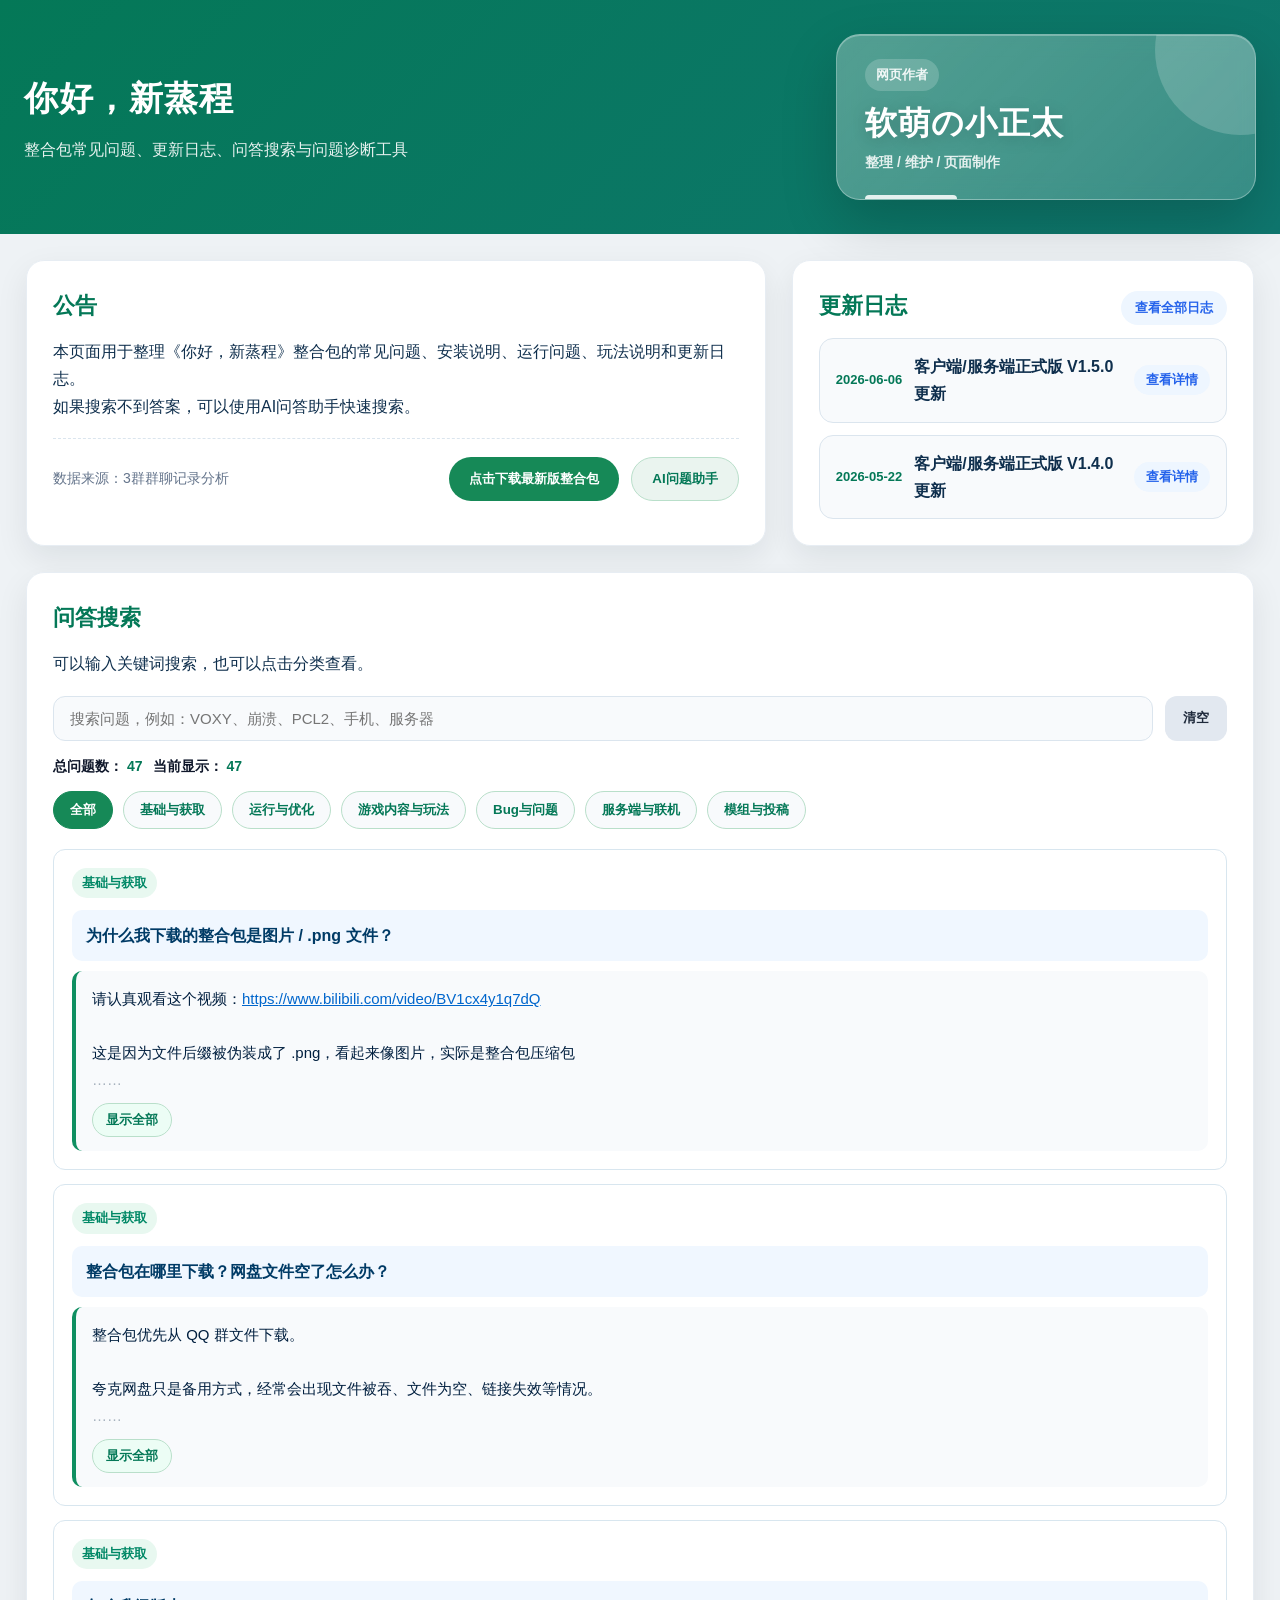
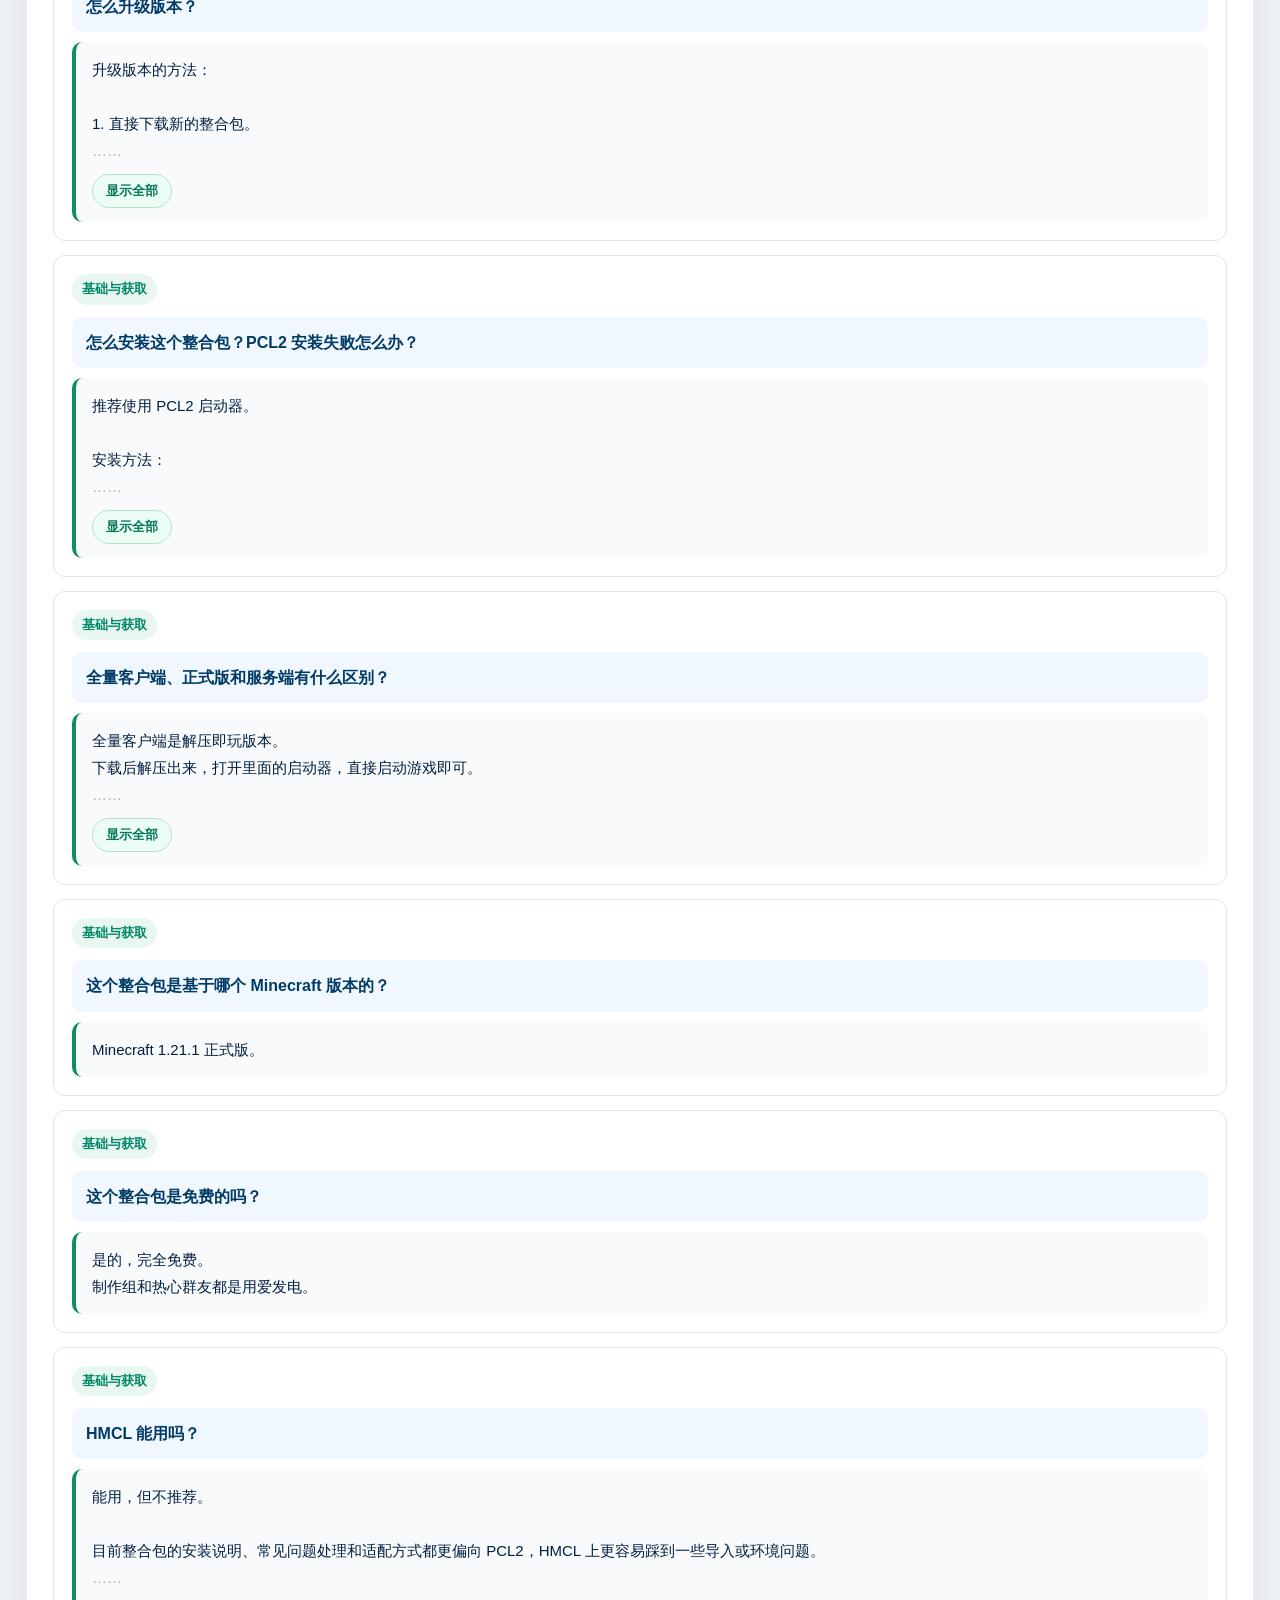
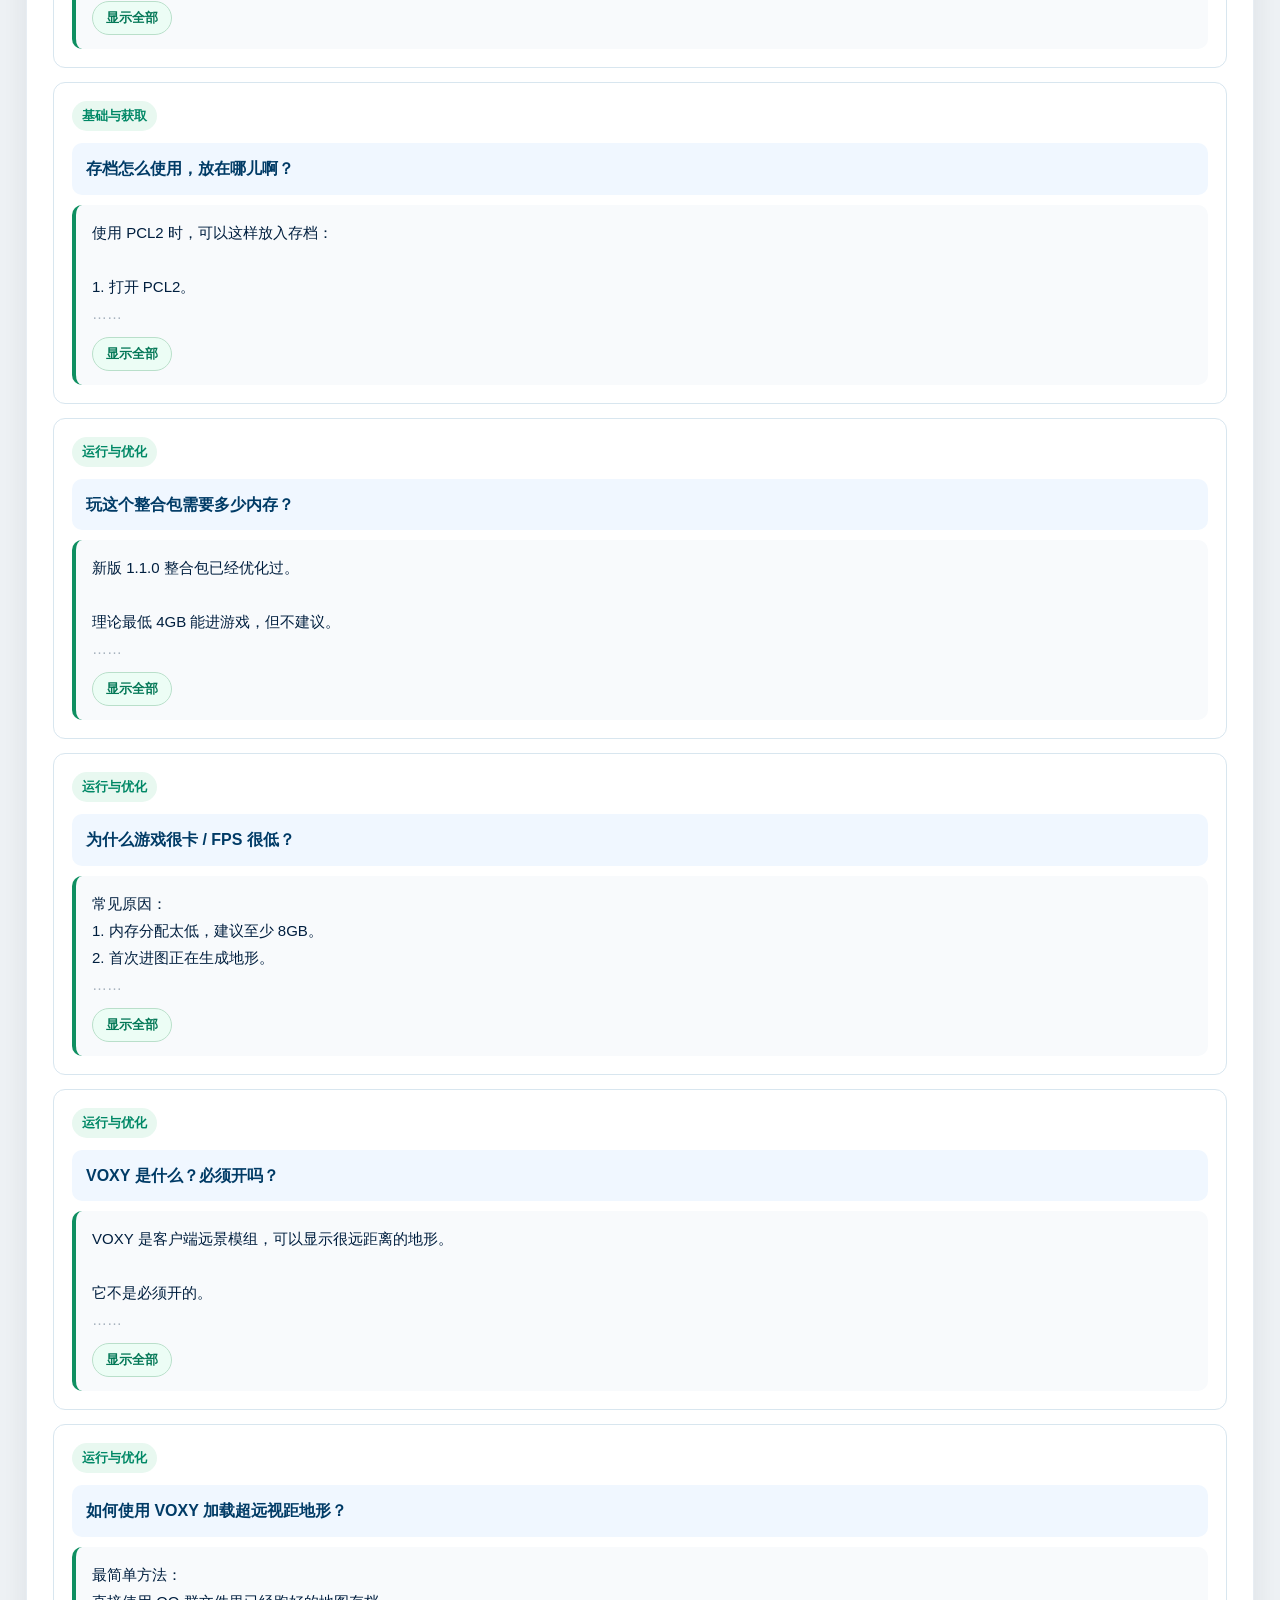
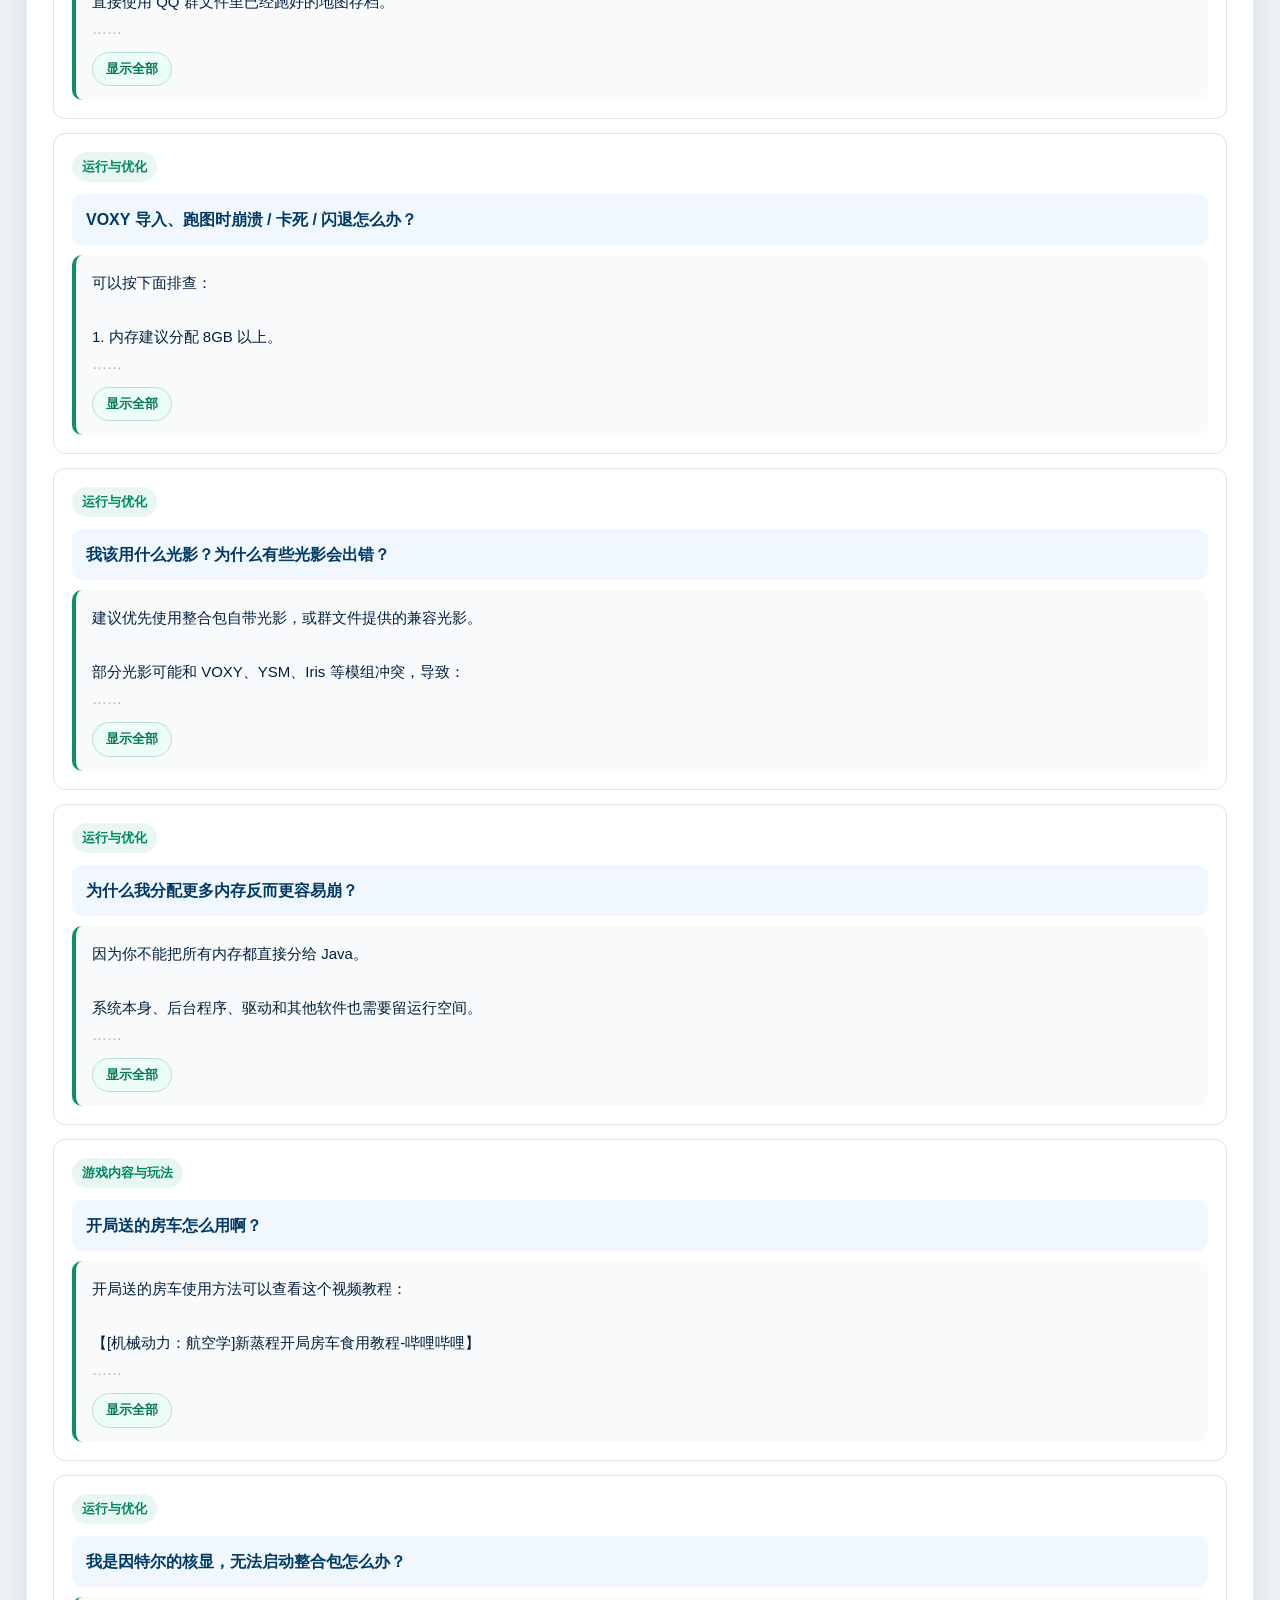
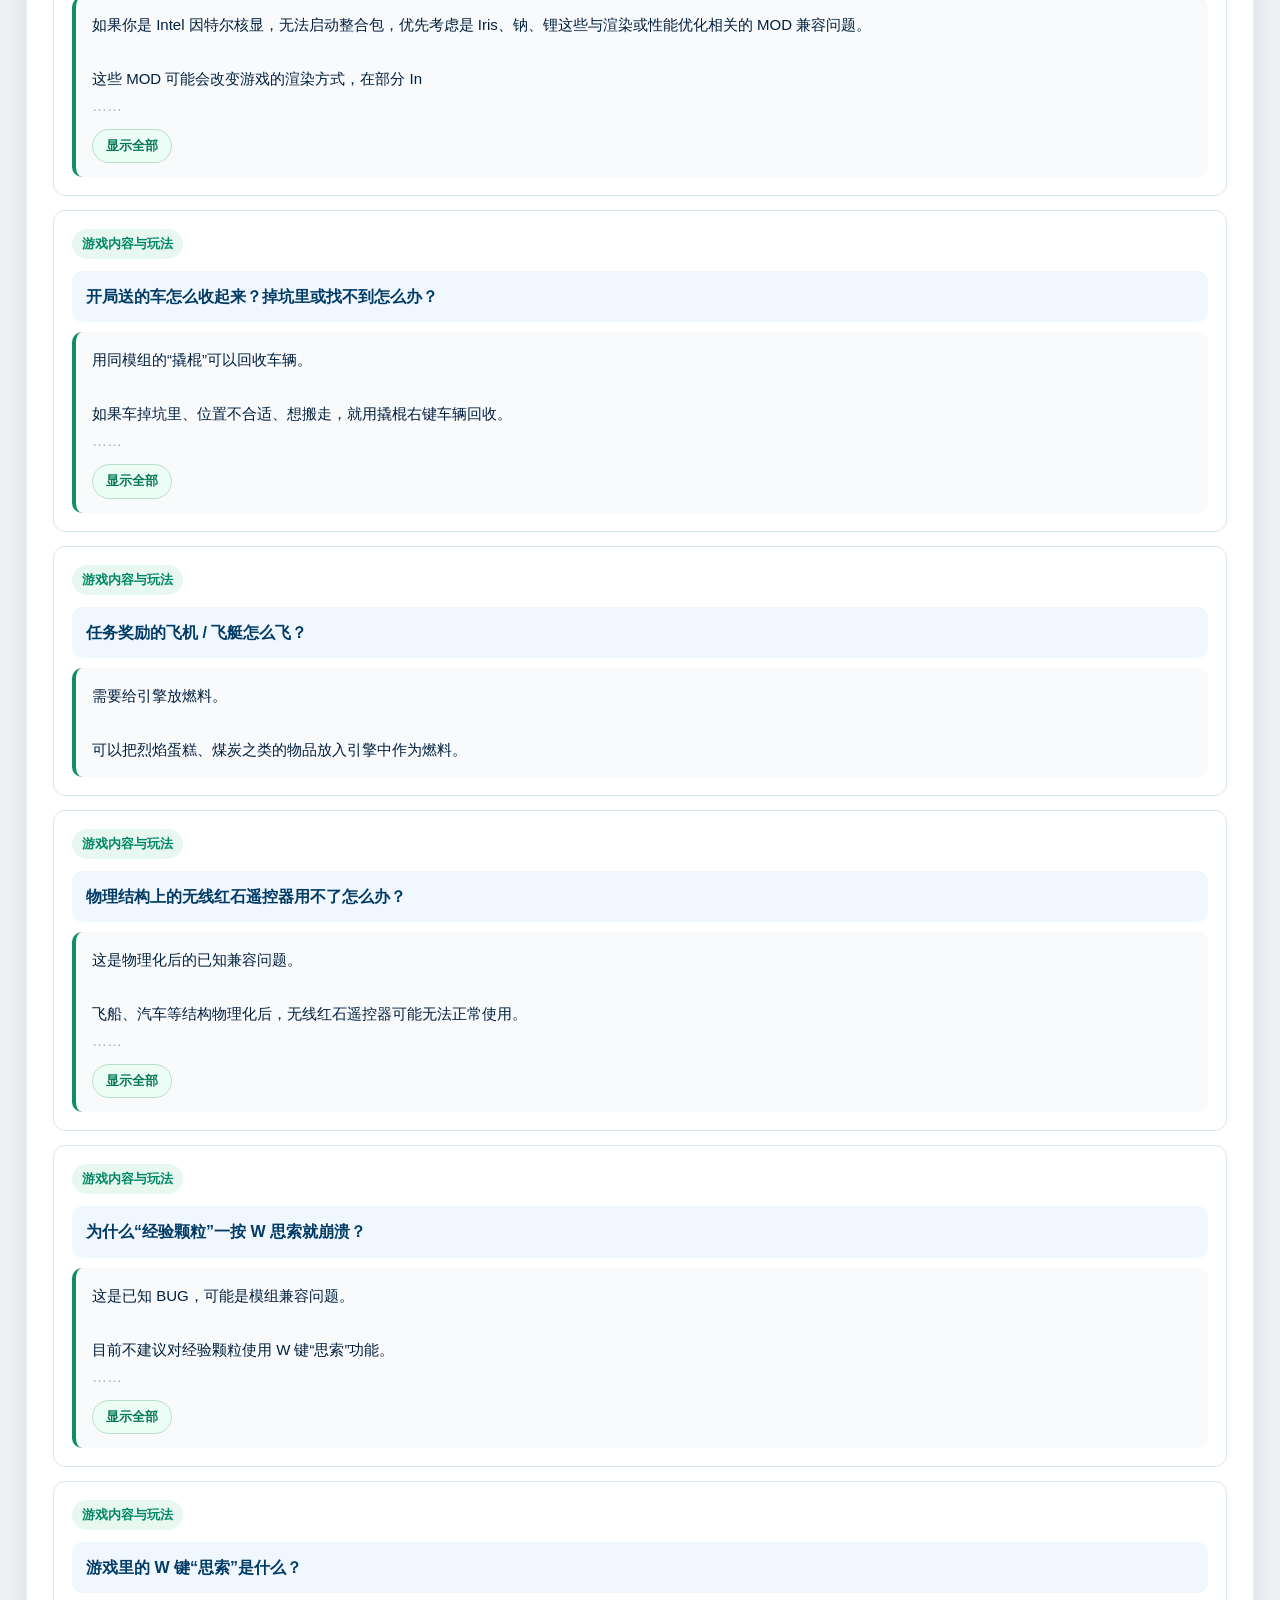
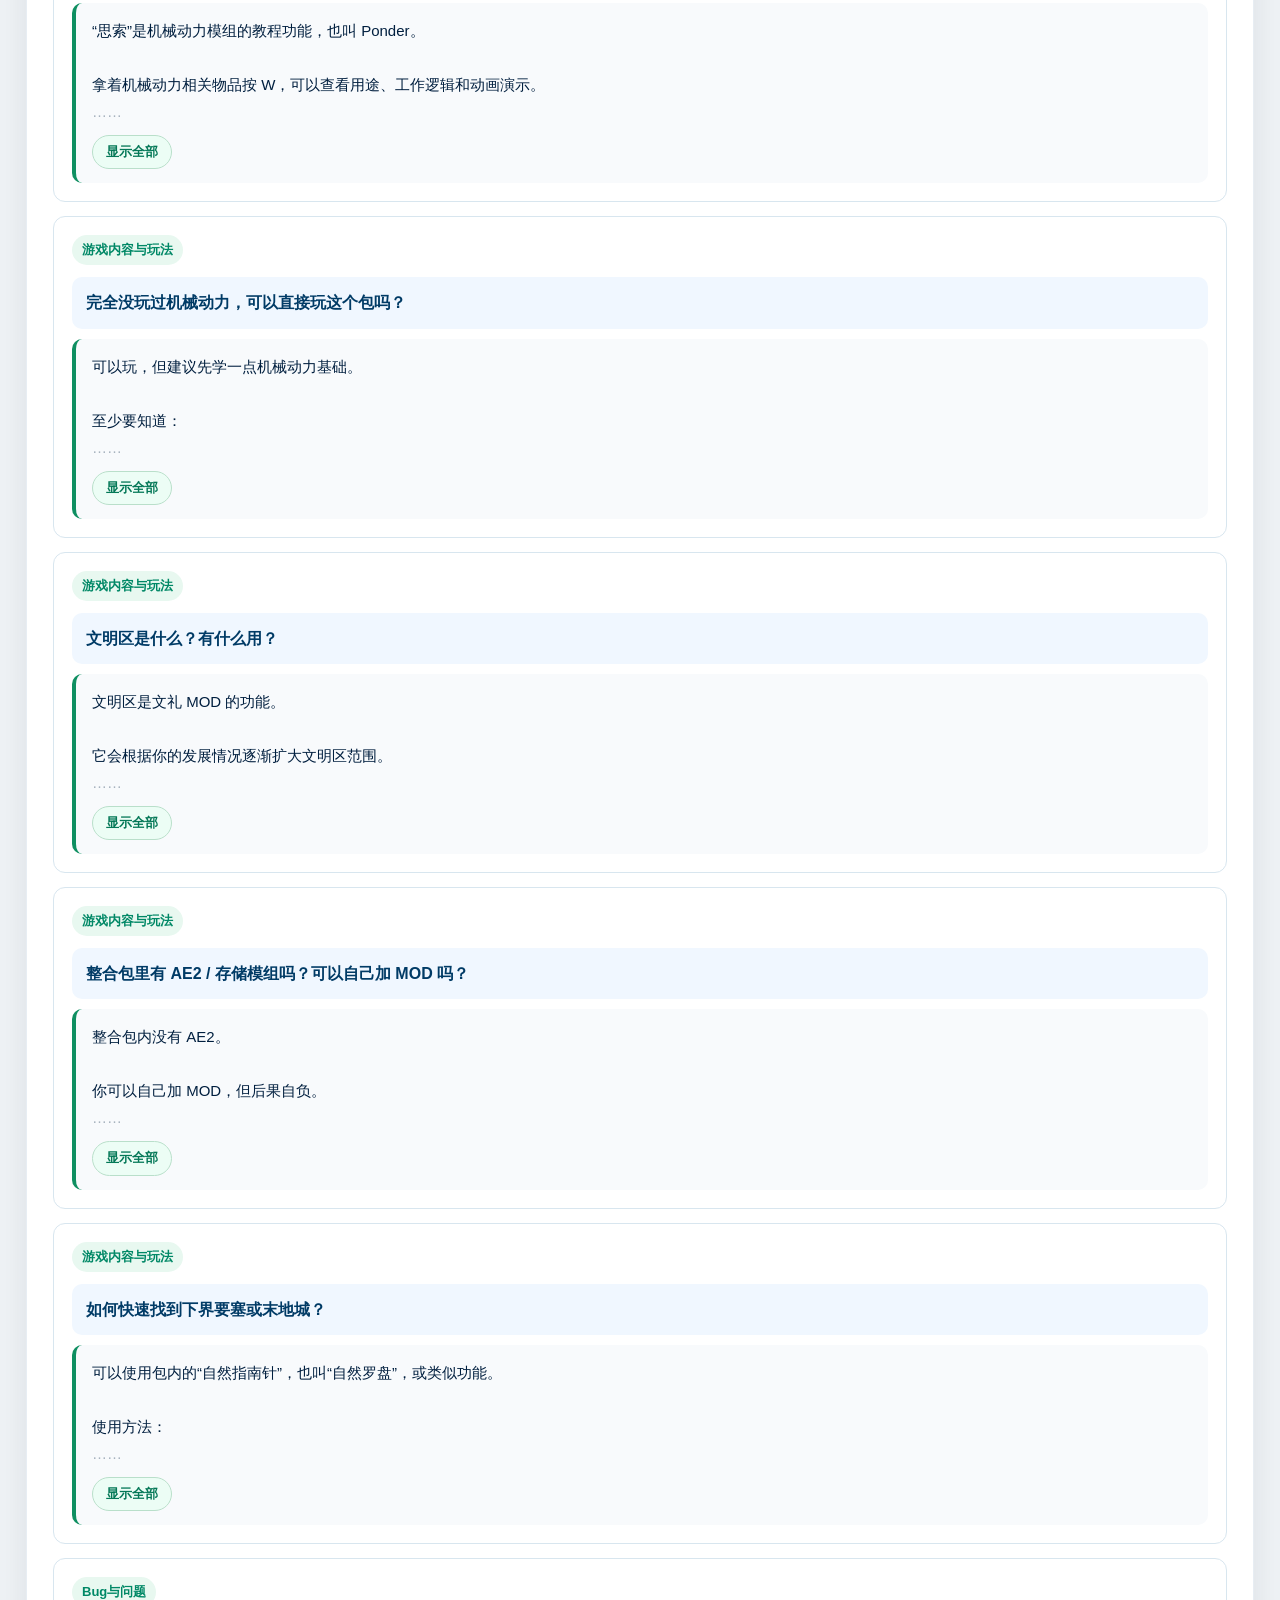
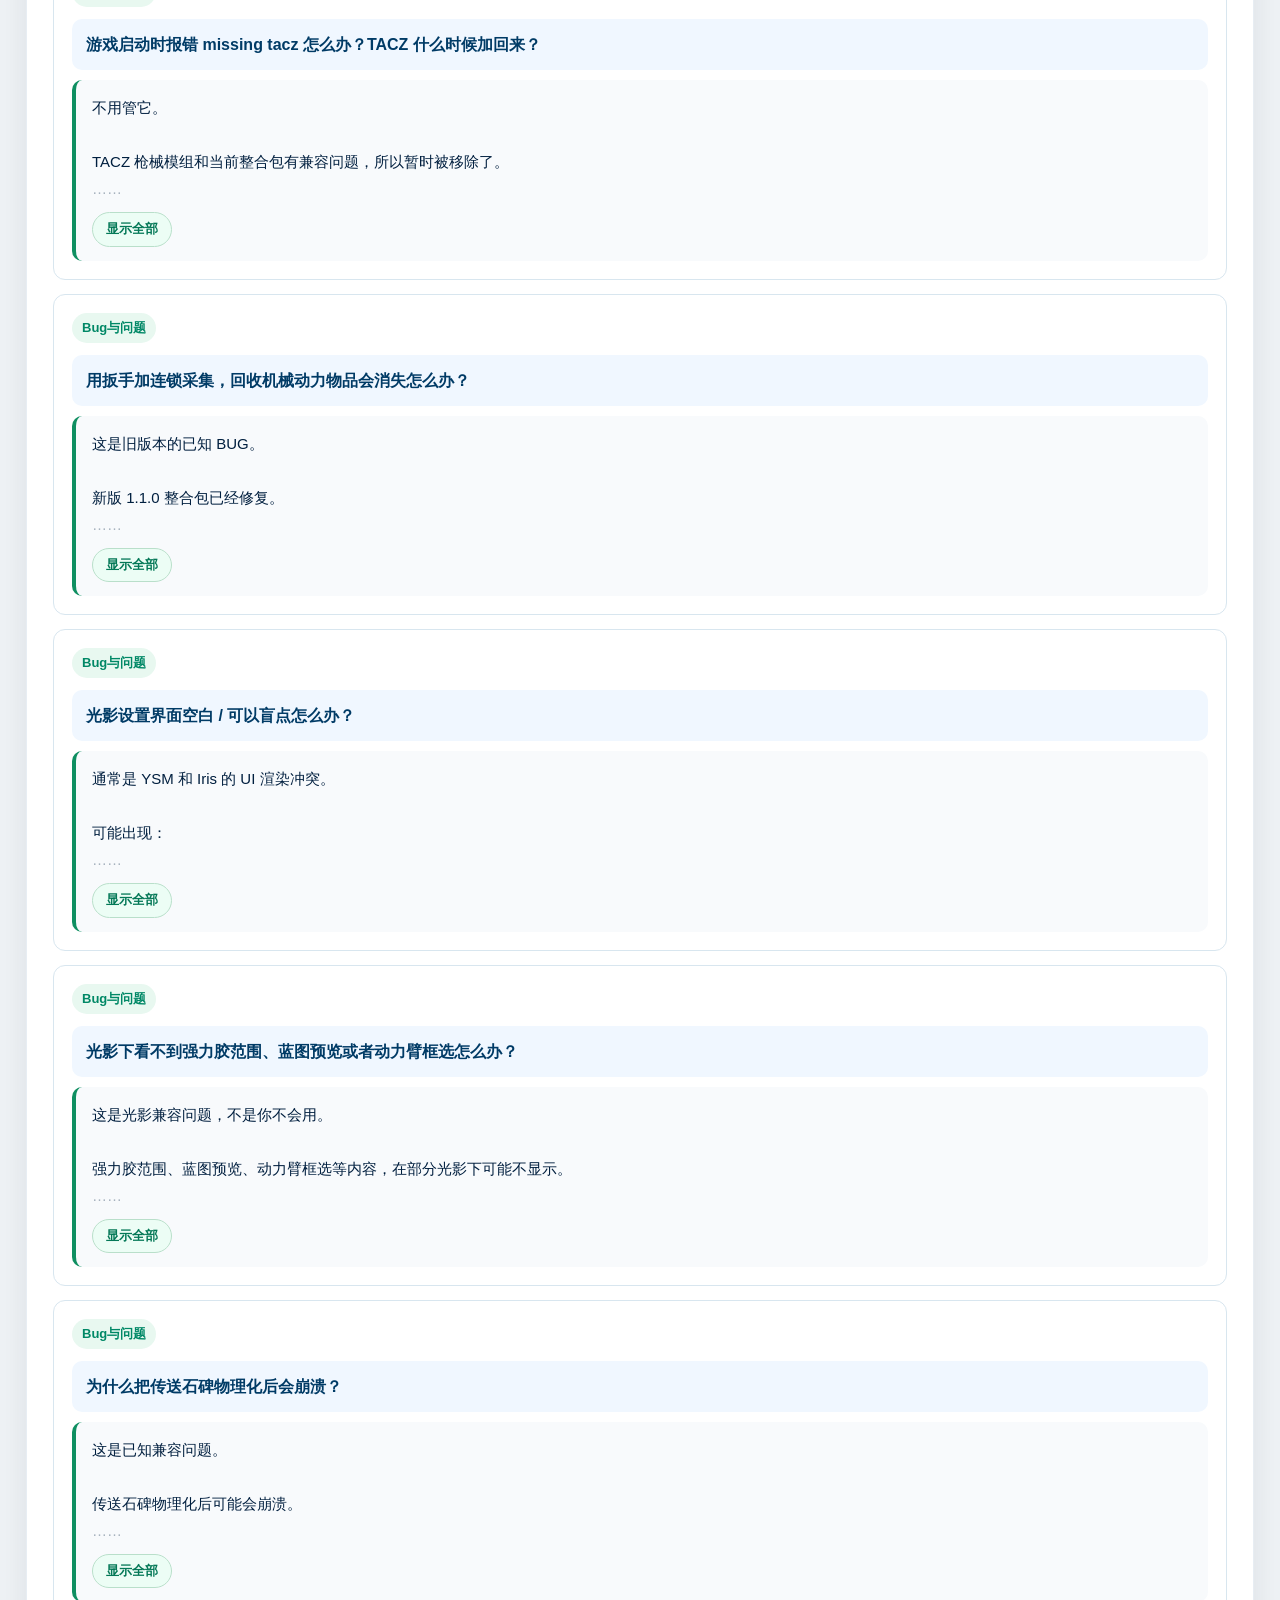
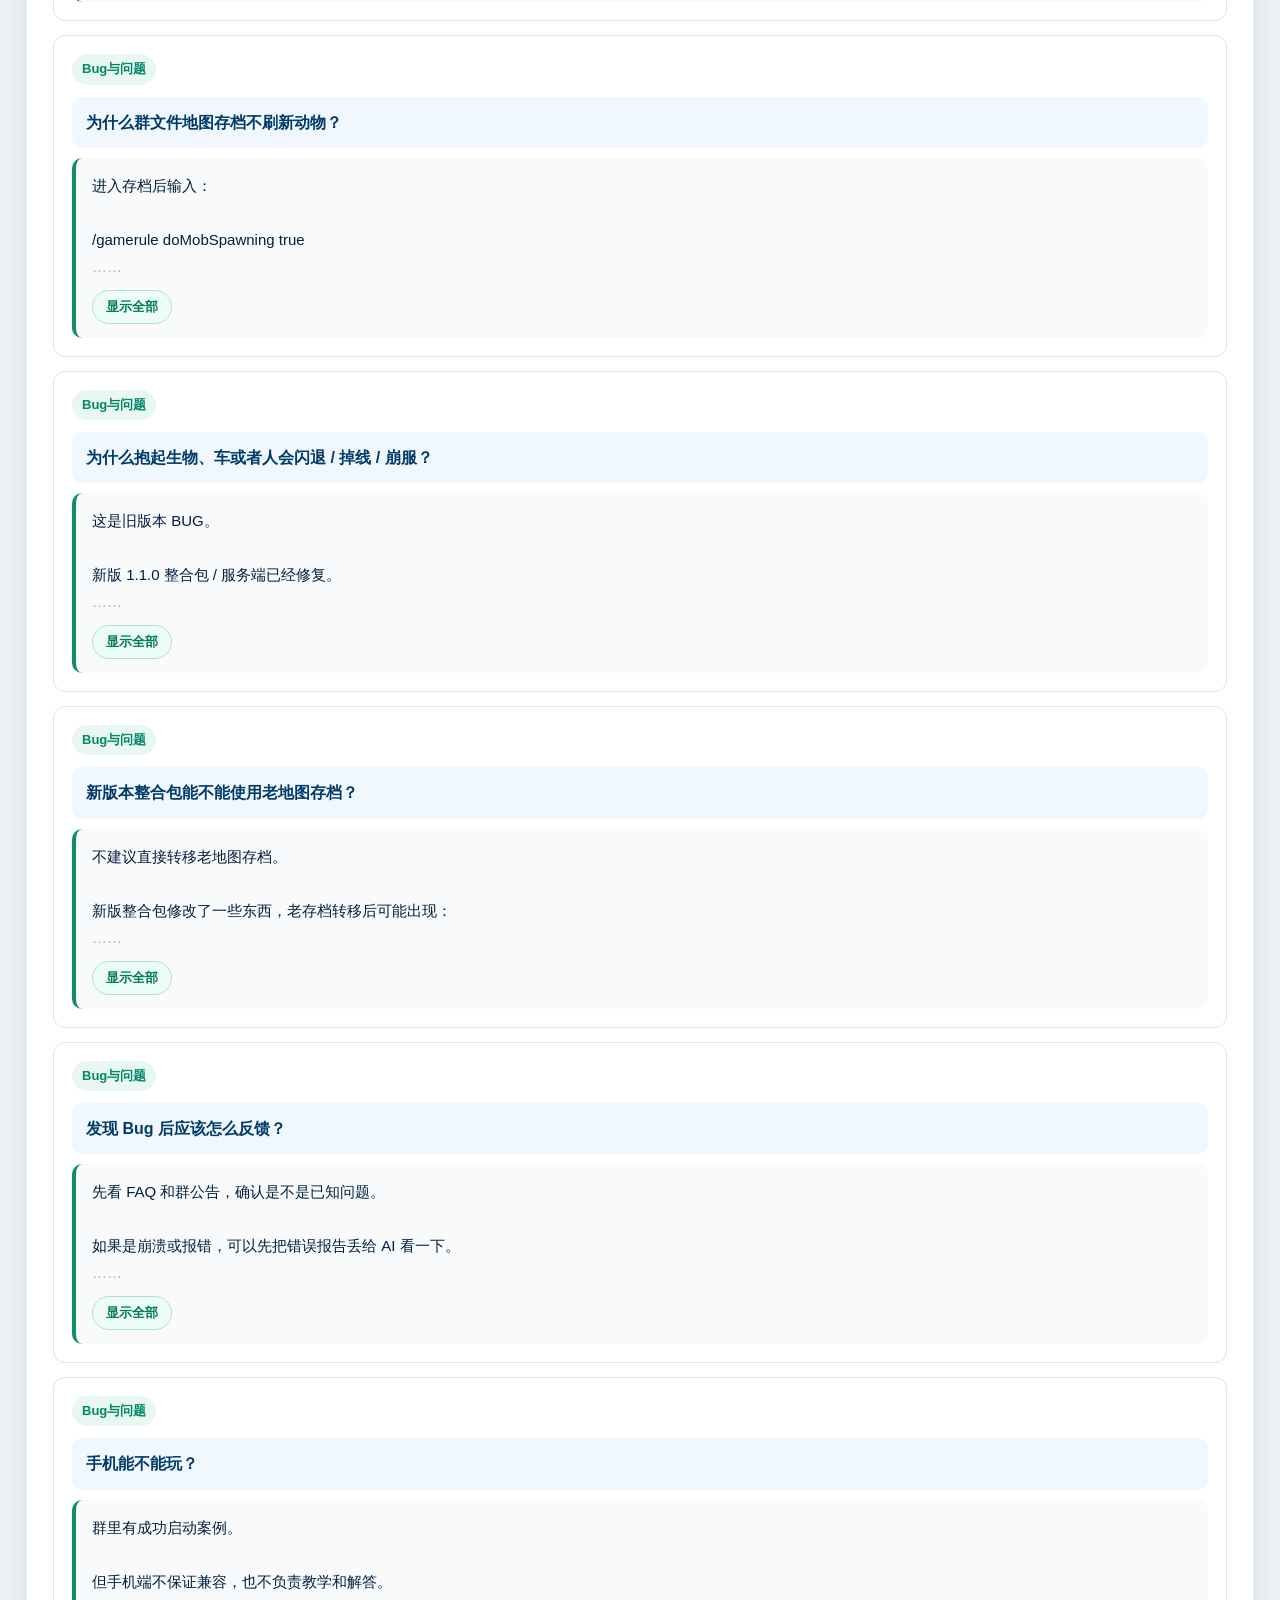
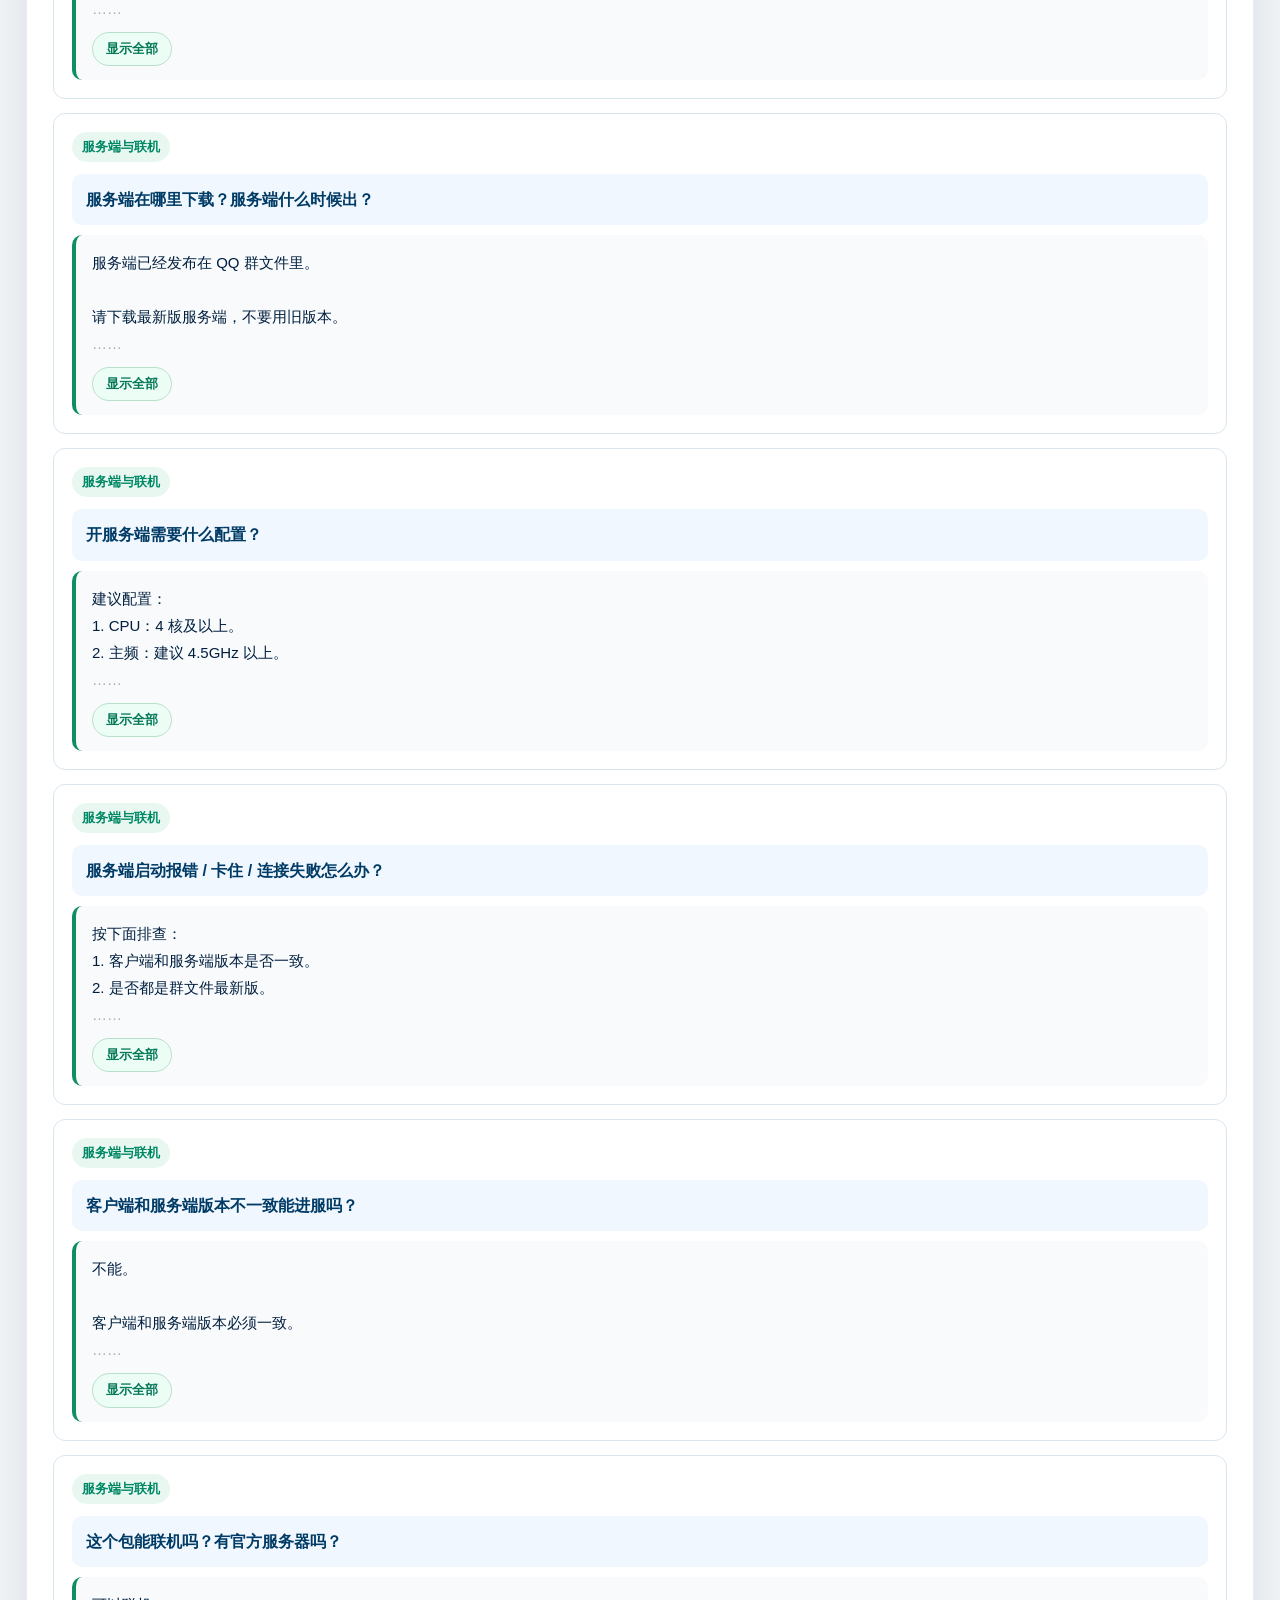
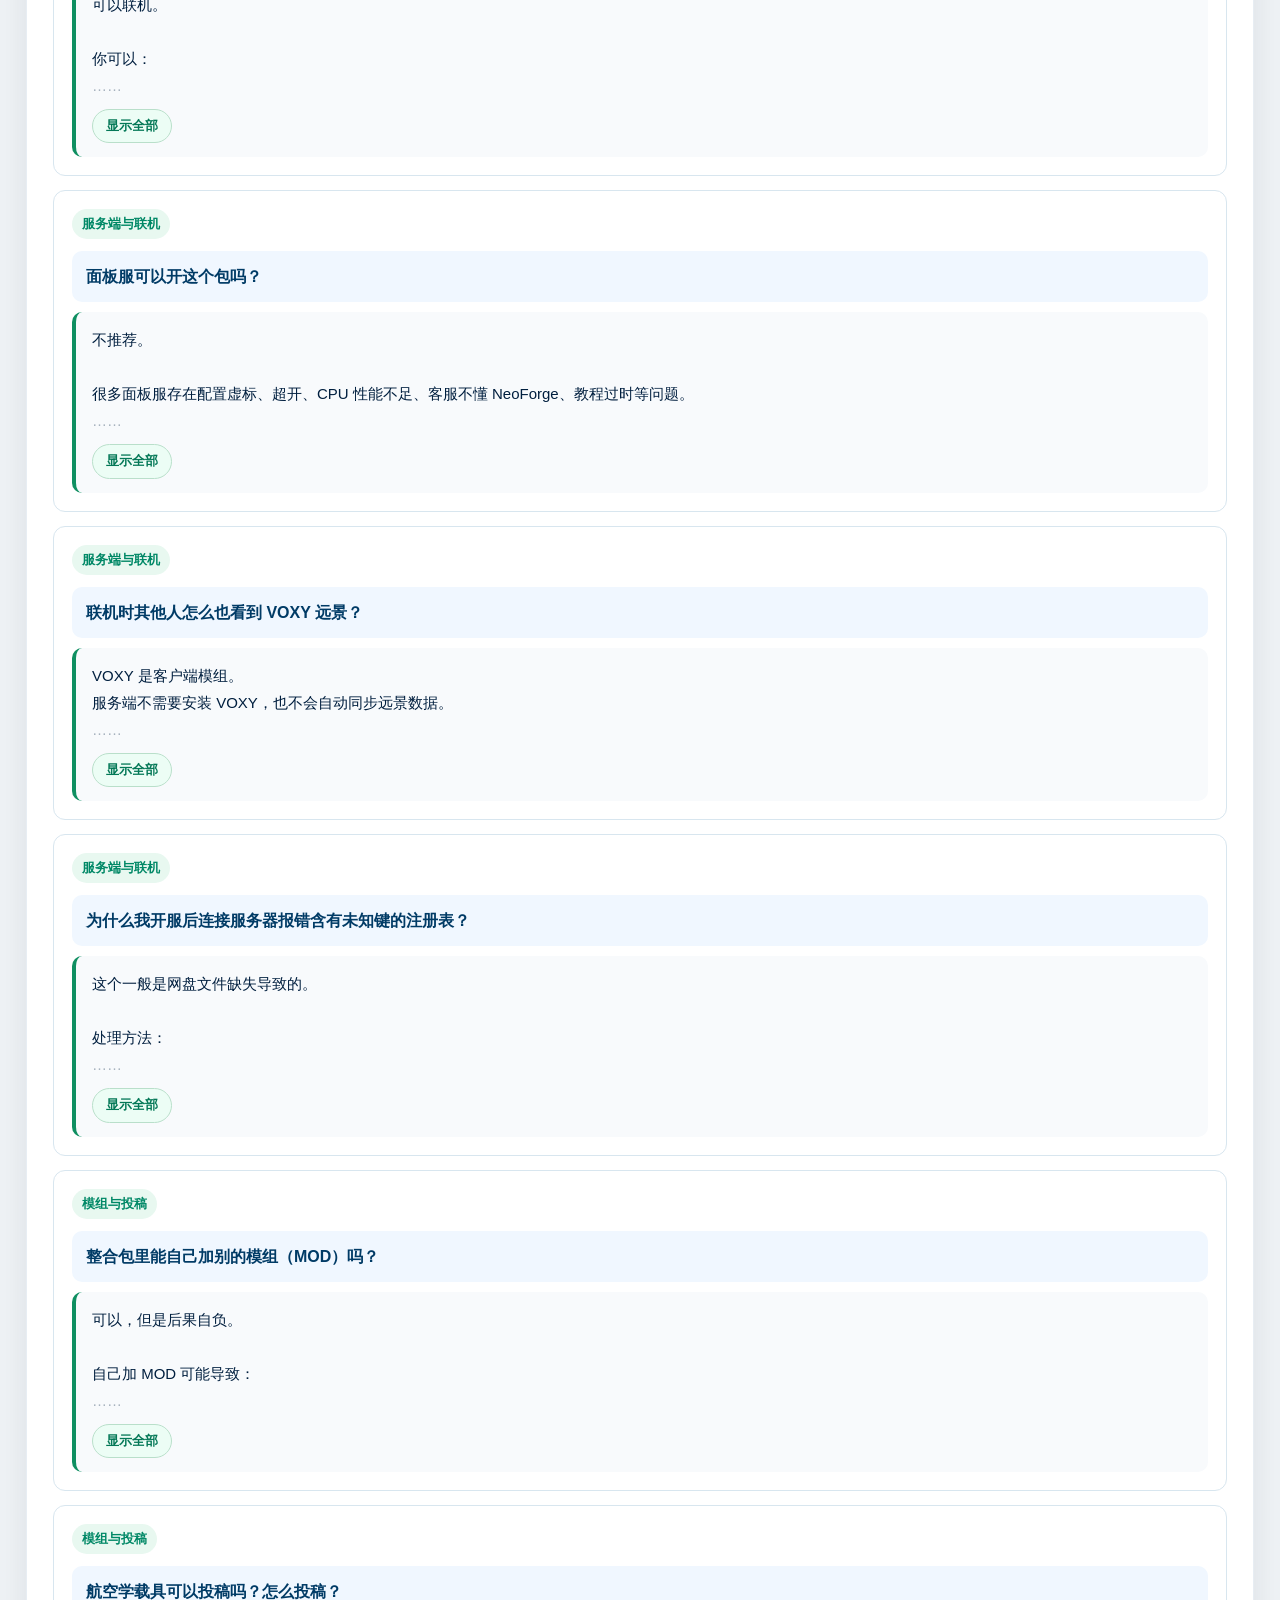
<file: index.html>
<!DOCTYPE html>
<html lang="zh-CN">
<head>
    <meta charset="UTF-8">
    <meta name="viewport" content="width=device-width, initial-scale=1.0">
    <title>你好，新蒸程 - 问答与问题诊断</title>

    <!-- 
        网站作者信息。
        这里的 content 可以改成你的名字。
    -->
    <meta name="author" content="软萌の小正太">

    <!-- 
        主样式文件。
        如果你修改了 style.css 但浏览器没变化，可以改一下 v 后面的数字来强制刷新缓存。
    -->
    <link rel="stylesheet" href="assets/css/style.css?v=2026061401">

    <!-- 数据文件 -->
    <script src="data/changelog.js?v=2026061401" defer></script>
    <script src="data/qa-data.js?v=2026061401" defer></script>

    <!-- 功能脚本 -->
    <script src="js/config.js?v=2026061301" defer></script>
    <script src="js/site-data.js?v=2026061404" defer></script>
    <script src="js/utils.js?v=2026061401" defer></script>
    <script src="js/changelog-module.js?v=2026061401" defer></script>
    <script src="js/qa-module.js?v=2026061401" defer></script>
    <script src="js/chat-module.js?v=2026061401" defer></script>

    <!-- 
        最新版整合包下载模块。
        这个文件是本次新增的，负责下载弹窗和下载按钮逻辑。
    -->
    <script src="js/download-module.js?v=2026061401" defer></script>

    <script src="js/main.js?v=2026061401" defer></script>
</head>

<body>
    <!-- ================= 页面顶部区域 ================= -->
    <header class="site-header">
        <div class="header-inner">

            <!-- 左侧：网站标题和说明 -->
            <div class="header-copy">
                <h1>你好，新蒸程</h1>
                <p>整合包常见问题、更新日志、问答搜索与问题诊断工具</p>
            </div>

            <!-- 
                右侧：作者信息卡片
                如果要改作者名字，主要改下面 author-card-name 里的文字。
            -->
            <div class="author-card" aria-label="网页作者信息">
                <div class="author-card-label">网页作者</div>
                <div class="author-card-name">软萌の小正太</div>
                <div class="author-card-desc">整理 / 维护 / 页面制作</div>
            </div>

        </div>
    </header>

    <!-- ================= 页面主体内容 ================= -->
    <main class="page-container">

        <!-- 顶部两栏：公告 + 更新日志 -->
        <section class="top-grid">
            <div class="card">
                <h2>公告</h2>
                <p>
                    本页面用于整理《你好，新蒸程》整合包的常见问题、安装说明、运行问题、玩法说明和更新日志。
                    <br>
                    如果搜索不到答案，可以使用AI问答助手快速搜索。
                </p>

                <div class="divider"></div>

                <!-- 
                    公告卡片底部区域。
                    左边是数据来源，右边是最新版整合包下载按钮。
                    这里复用了 expert-entry 的布局样式，所以不需要额外改 CSS。
                -->
                <div class="expert-entry">
                    <p class="muted">
                        数据来源：3群群聊记录分析
                    </p>

                    <!-- 
                        最新版整合包下载按钮。
                        点击后会打开下面的 downloadModal 弹窗。
                        具体逻辑在 js/download-module.js 里。
                    -->
                    <div class="expert-actions" id="mainActionBox">
                        <button id="downloadLatestBtn" class="primary-btn" type="button">
                            点击下载最新版整合包
                        </button>
                    </div>
                </div>
            </div>

            <div class="card">
                <h2>更新日志</h2>

                <!-- 更新日志由 js/changelog-module.js 自动渲染到这里 -->
                <div id="changelogBox"></div>
            </div>
        </section>

        <!-- 问答搜索区域 -->
        <section class="card">
            <h2>问答搜索</h2>
            <p class="section-desc">可以输入关键词搜索，也可以点击分类查看。</p>

            <div class="search-box">
                <input
                    id="searchInput"
                    type="text"
                    placeholder="搜索问题，例如：VOXY、崩溃、PCL2、手机、服务器"
                >
                <button id="clearSearchBtn" type="button">清空</button>
            </div>

            <!-- 分类按钮由 js/qa-module.js 自动渲染到这里 -->
            <div id="categoryBox" class="category-box"></div>

            <!-- 问答列表由 js/qa-module.js 自动渲染到这里 -->
            <div id="qaList" class="qa-list"></div>
        </section>

    </main>

    <!-- 
        ================= 最新版整合包下载弹窗 =================

        这个弹窗复用了你原本的弹窗样式：
        - expert-modal-mask
        - changelog-modal
        - changelog-modal-header
        - changelog-modal-body
        - modal-close-btn
        - primary-btn
        - secondary-btn

        所以这次不需要额外修改 style.css。
    -->
    <div id="downloadModalMask" class="expert-modal-mask" aria-hidden="true">
        <div class="changelog-modal" role="dialog" aria-modal="true" aria-labelledby="downloadModalTitle">

            <div class="changelog-modal-header">
                <div>
                    <h2 id="downloadModalTitle">下载最新版整合包</h2>
                    <p id="downloadVersionText">当前版本：V1.5.0 客户端 / 服务端</p>
                </div>

                <button id="downloadModalCloseBtn" class="modal-close-btn" type="button" aria-label="关闭下载弹窗">
                    ×
                </button>
            </div>

            <div class="changelog-modal-body">
                <!-- 下载提示 -->
                <div class="expert-note">
                    <strong>下载提示：</strong>
                    点击按钮跳转网盘下载，如果夸克点进去没文件，可以使用备用的百度网盘
                    <br>
                </div>

                <div class="divider"></div>

                <p class="section-desc">
                    请选择你需要下载的版本：
                </p>

                <!-- 
                    两个下载按钮。
                    实际下载链接在 js/download-module.js 里统一维护。
                -->
                <div class="expert-actions" style="justify-content: flex-start;">
                    <button id="downloadClientBtn" class="secondary-btn" type="button">
                        夸克网盘
                    </button>

                    <button id="downloadServerBtn" class="secondary-btn" type="button">
                        备用百度网盘
                    </button>
                </div>
            </div>

        </div>
    </div>
</body>
</html>
</file>
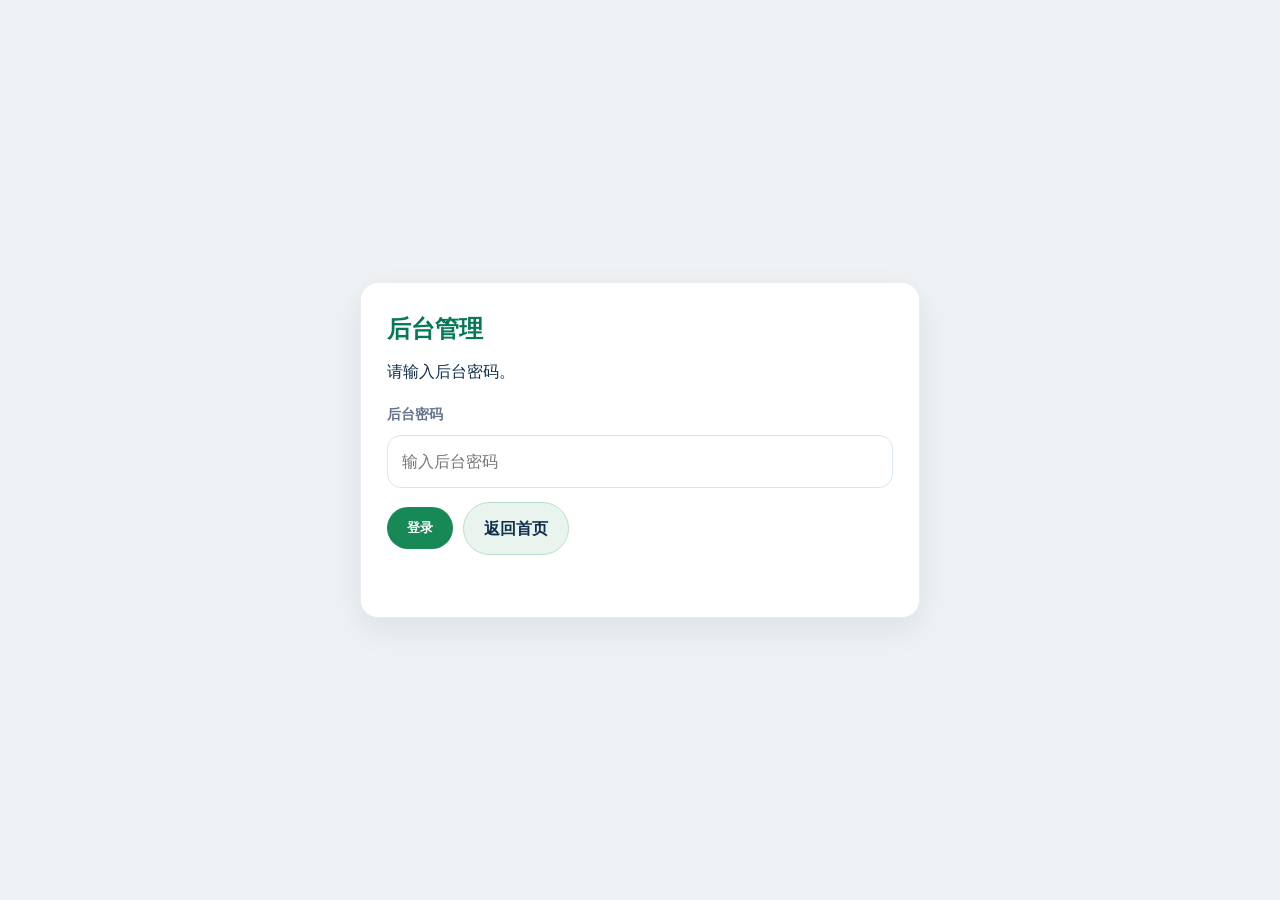
<file: admin.html>
<!DOCTYPE html>
<html lang="zh-CN">
<head>
    <meta charset="UTF-8">
    <meta name="viewport" content="width=device-width, initial-scale=1.0">
    <title>你好，新蒸程 - 后台管理</title>
    <link rel="stylesheet" href="assets/css/style.css?v=2026060704">
    <link rel="stylesheet" href="assets/css/admin.css?v=2026061409">
    <script src="data/changelog.js?v=2026060704" defer></script>
    <script src="data/qa-data.js?v=2026060704" defer></script>
    <script src="js/config.js?v=2026061301" defer></script>
    <script src="js/utils.js?v=2026060704" defer></script>
    <script src="js/admin-module.js?v=2026061412" defer></script></head>
<body class="admin-logged-out">
    <main class="page-container admin-page">
        <section id="loginCard" class="card admin-login-card">
            <h1>后台管理</h1>
            <p class="section-desc">请输入后台密码。</p>
            <div class="admin-form-row">
                <label for="adminPassword">后台密码</label>
                <input id="adminPassword" type="password" autocomplete="current-password" placeholder="输入后台密码">
            </div>
            <div class="admin-actions">
                <button id="loginBtn" class="primary-btn" type="button">登录</button>
                <a class="secondary-btn admin-link-btn" href="index.html">返回首页</a>
            </div>
            <div id="loginStatus" class="admin-status"></div>
        </section>

        <section id="adminPanel" class="admin-panel" hidden>
            <div class="admin-toolbar card">
                <div>
                    <h1>你好，新蒸程后台</h1>
                    <p id="saveStatus" class="section-desc">修改完成后点击保存全部。</p>
                </div>
                <div class="admin-actions">
                    <button id="reloadBtn" class="secondary-btn" type="button">重新加载</button>
                    <button id="logoutBtn" class="secondary-btn" type="button">退出登录</button>
                    <button id="saveAllBtn" class="primary-btn" type="button">保存全部</button>
                </div>
            </div>

            <nav class="admin-tabs card" aria-label="后台模块">
                <button class="admin-tab-btn active" type="button" data-tab="download">下载链接</button>
                <button class="admin-tab-btn" type="button" data-tab="changelog">更新日志</button>
                <button class="admin-tab-btn" type="button" data-tab="qa">QA 知识库</button>
                <button class="admin-tab-btn" type="button" data-tab="categories">QA 分类</button>
            </nav>

            <section id="downloadPanel" class="card admin-section" data-panel="download">
                <h2>下载链接</h2>
                <div class="admin-grid-two">
                    <div class="admin-form-row">
                        <label for="downloadVersion">当前版本</label>
                        <input id="downloadVersion" type="text" placeholder="例如 V1.5.0">
                    </div>
                    <div class="admin-form-row">
                        <label for="quarkUrl">夸克网盘链接</label>
                        <input id="quarkUrl" type="url" placeholder="https://pan.quark.cn/...">
                    </div>
                    <div class="admin-form-row">
                        <label for="baiduUrl">百度网盘链接</label>
                        <input id="baiduUrl" type="url" placeholder="https://pan.baidu.com/...">
                    </div>
                    <div class="admin-form-row">
                        <label for="downloadNotice">下载提示</label>
                        <input id="downloadNotice" type="text" placeholder="下载提示文案">
                    </div>
                </div>
            </section>

            <section id="changelogPanel" class="card admin-section" data-panel="changelog" hidden>
                <div class="admin-section-head">
                    <div>
                        <h2>更新日志</h2>
                        <p class="section-desc">列表只显示摘要，点击编辑后修改详情。</p>
                    </div>
                    <button id="addLogBtn" class="primary-btn" type="button">新增日志</button>
                </div>
                <div id="changelogEditor" class="admin-list"></div>
            </section>

            <section id="qaPanel" class="card admin-section" data-panel="qa" hidden>
                <div class="admin-section-head">
                    <div>
                        <h2>QA 知识库</h2>
                        <p class="section-desc">支持搜索、分页、编辑和移动到指定位置。</p>
                    </div>
                    <button id="addQaBtn" class="primary-btn" type="button">新增问答</button>
                </div>
                <div class="admin-grid-three">
                    <div class="admin-form-row">
                        <label for="qaSearch">搜索 QA</label>
                        <input id="qaSearch" type="search" placeholder="输入分类、问题、答案或关键词">
                    </div>
                    <div class="admin-form-row">
                        <label for="qaCategoryFilter">分类筛选</label>
                        <select id="qaCategoryFilter"></select>
                    </div>
                    <div class="admin-form-row">
                        <label for="qaPageSize">每页数量</label>
                        <select id="qaPageSize">
                            <option value="10">10 条</option>
                            <option value="20" selected>20 条</option>
                            <option value="50">50 条</option>
                        </select>
                    </div>
                </div>
                <div id="qaEditor" class="admin-list"></div>
                <div id="qaPagination" class="admin-pagination"></div>
            </section>

            <section id="categoriesPanel" class="card admin-section" data-panel="categories" hidden>
                <div class="admin-section-head">
                    <div>
                        <h2>QA 分类</h2>
                        <p class="section-desc">QA 编辑时会从这里的分类中选择。</p>
                    </div>
                    <button id="addCategoryBtn" class="primary-btn" type="button">新增分类</button>
                </div>
                <div id="categoryEditor" class="admin-list"></div>
            </section>
        </section>
    </main>

    <div id="adminModalMask" class="admin-editor-modal-mask" hidden>
        <div class="admin-editor-modal" role="dialog" aria-modal="true" aria-labelledby="adminModalTitle">
            <div class="admin-modal-header">
                <h2 id="adminModalTitle">编辑</h2>
                <button id="closeAdminModalBtn" class="modal-close-btn" type="button" aria-label="关闭">×</button>
            </div>
            <div id="adminModalBody" class="admin-modal-body"></div>
            <div class="admin-modal-actions">
                <button id="cancelAdminModalBtn" class="secondary-btn" type="button">取消</button>
                <button id="applyAdminModalBtn" class="primary-btn" type="button">应用</button>
            </div>
        </div>
    </div>
</body>
</html>
</file>
<file: assets/css/style.css>
@import url("./base.css?v=2026050310");
@import url("./layout.css?v=2026050310");
@import url("./buttons.css?v=2026050310");
@import url("./modal.css?v=2026050310");
@import url("./qa.css?v=2026050310");
@import url("./expert.css?v=2026050310");
@import url("./changelog.css?v=2026050310");
@import url("./chat.css?v=2026050310");
@import url("./download.css?v=2026050310");
@import url("./responsive.css?v=2026050310");
</file>
<file: assets/css/admin.css>
.admin-page [hidden] {
    display: none !important;
}

.admin-logged-out {
    min-height: 100vh;
    display: grid;
    place-items: center;
}

.admin-logged-out .page-container {
    width: min(560px, calc(100% - 28px));
    padding: 0;
}

.admin-page input,
.admin-page textarea,
.admin-page select,
.admin-editor-modal input,
.admin-editor-modal textarea,
.admin-editor-modal select {
    width: 100%;
    box-sizing: border-box;
    border: 1px solid var(--border, #dbe5ee);
    border-radius: 14px;
    padding: 12px 14px;
    background: #ffffff;
    color: var(--text, #0f2f4d);
    outline: none;
    font: inherit;
    transition: border-color 0.2s ease, box-shadow 0.2s ease, background 0.2s ease;
}

.admin-page select,
.admin-editor-modal select {
    appearance: none;
    padding-right: 44px;
    background-image:
        linear-gradient(45deg, transparent 50%, var(--green-dark, #047857) 50%),
        linear-gradient(135deg, var(--green-dark, #047857) 50%, transparent 50%),
        linear-gradient(to right, #d8efe3, #d8efe3);
    background-position:
        calc(100% - 22px) 50%,
        calc(100% - 16px) 50%,
        calc(100% - 42px) 50%;
    background-size: 6px 6px, 6px 6px, 1px 22px;
    background-repeat: no-repeat;
    cursor: pointer;
    font-weight: 700;
}

.admin-page input:focus,
.admin-page textarea:focus,
.admin-editor-modal input:focus,
.admin-editor-modal textarea:focus {
    border-color: #9bd5b8;
    background: #ffffff;
    box-shadow: 0 0 0 4px rgba(22, 137, 87, 0.12);
}

.admin-page select:focus,
.admin-editor-modal select:focus {
    border-color: #9bd5b8;
    background-color: #ffffff;
    box-shadow: 0 0 0 4px rgba(22, 137, 87, 0.12);
}

.admin-page textarea,
.admin-editor-modal textarea {
    min-height: 160px;
    resize: vertical;
    line-height: 1.7;
}

.admin-editor-modal #modalLogContent {
    min-height: 220px;
}

.admin-editor-modal #modalQaAnswer {
    min-height: 180px;
}

.admin-editor-modal #modalQaKeywords {
    min-height: 90px;
}

.admin-page label,
.admin-editor-modal label {
    display: block;
    margin-bottom: 8px;
    color: var(--muted, #64748b);
    font-size: 14px;
    font-weight: 700;
}

.admin-login-card {
    max-width: 560px;
    margin: 0 auto;
}

.admin-login-card h1,
.admin-toolbar h1 {
    margin: 0 0 8px;
    color: var(--green-dark, #047857);
}

.admin-panel {
    display: flex;
    flex-direction: column;
    gap: 18px;
}

.admin-toolbar,
.admin-section-head,
.admin-actions,
.admin-item-actions,
.admin-pagination,
.admin-tabs,
.admin-modal-actions,
.admin-modal-header {
    display: flex;
    align-items: center;
    gap: 10px;
}

.admin-toolbar,
.admin-section-head,
.admin-modal-header {
    justify-content: space-between;
}

.admin-actions,
.admin-item-actions,
.admin-tabs,
.admin-pagination {
    flex-wrap: wrap;
}

.admin-tabs {
    position: sticky;
    top: 10px;
    z-index: 5;
}

.admin-tab-btn {
    border: 1px solid #b9dfca;
    border-radius: 999px;
    padding: 10px 18px;
    background: #eaf4ef;
    color: var(--green-dark, #047857);
    cursor: pointer;
    font-weight: 800;
    transition: 0.2s;
}

.admin-tab-btn:hover {
    background: #d8efe3;
}

.admin-tab-btn.active {
    border-color: var(--green, #168957);
    background: var(--green, #168957);
    color: #ffffff;
}

.admin-link-btn {
    display: inline-flex;
    text-decoration: none;
}

.admin-page button,
.admin-page .admin-link-btn {
    align-items: center;
    justify-content: center;
    min-height: 40px;
}

.admin-page button:disabled {
    cursor: not-allowed;
    opacity: 0.55;
}

.admin-item-actions .secondary-btn {
    min-height: 34px;
    padding: 8px 11px;
    font-size: 13px;
}

.admin-grid-two,
.admin-grid-three {
    display: grid;
    gap: 14px;
}

.admin-grid-two {
    grid-template-columns: repeat(2, minmax(0, 1fr));
}

.admin-grid-three {
    grid-template-columns: 2fr 1fr 140px;
}

.admin-form-row {
    margin-bottom: 14px;
}

.admin-status {
    min-height: 24px;
    margin-top: 12px;
    color: var(--muted, #64748b);
}

.admin-status.error {
    color: #dc2626;
}

.admin-status.success {
    color: var(--green, #168957);
}

.admin-list {
    display: flex;
    flex-direction: column;
    gap: 12px;
    margin-top: 14px;
}

.admin-list-row {
    display: grid;
    grid-template-columns: 76px minmax(0, 1fr) auto;
    gap: 16px;
    align-items: center;
    border: 1px solid #e7edf3;
    border-radius: 18px;
    padding: 16px;
    background: #ffffff;
    box-shadow: 0 10px 28px rgba(15, 23, 42, 0.06);
}

.admin-list-row:hover {
    border-color: #c9e7d8;
    background: #fbfefd;
}

.admin-row-index {
    width: max-content;
    border-radius: 999px;
    padding: 7px 10px;
    background: var(--green-light, #ecfdf5);
    color: var(--green-dark, #047857);
    font-weight: 800;
}

.admin-row-main {
    min-width: 0;
}

.admin-row-main strong,
.admin-row-preview,
.admin-row-meta {
    display: block;
    overflow: hidden;
    text-overflow: ellipsis;
    white-space: nowrap;
}

.admin-row-main strong {
    color: var(--text, #0f2f4d);
    font-size: 15px;
}

.admin-row-meta,
.admin-row-preview {
    margin-top: 6px;
    color: var(--muted, #64748b);
    font-size: 13px;
    line-height: 1.5;
}

.admin-row-meta {
    color: var(--green-dark, #047857);
    font-weight: 700;
}

.admin-empty {
    padding: 22px;
    border: 1px dashed #cbd5e1;
    border-radius: 16px;
    background: #f8fafc;
    color: var(--muted, #64748b);
    text-align: center;
}

.admin-pagination {
    justify-content: center;
    margin-top: 16px;
}

.admin-pagination span {
    border-radius: 999px;
    padding: 9px 12px;
    background: #f1f5f9;
    color: #39556b;
    font-size: 13px;
}

.admin-editor-modal-mask {
    position: fixed;
    inset: 0;
    z-index: 1000;
    display: grid;
    place-items: center;
    padding: 18px;
    background: rgba(15, 23, 42, 0.55);
    backdrop-filter: blur(4px);
}

.admin-editor-modal-mask[hidden] {
    display: none;
}

.admin-editor-modal {
    width: min(900px, 100%);
    max-height: min(96vh, 980px);
    overflow: auto;
    border-radius: 22px;
    background: #ffffff;
    box-shadow: 0 24px 80px rgba(15, 23, 42, 0.35);
    animation: modalIn 0.18s ease-out;
}

.admin-modal-header {
    position: sticky;
    top: 0;
    z-index: 2;
    padding: 22px 26px;
    border-bottom: 1px solid #e5e7eb;
    background: #ffffff;
}

.admin-modal-header h2 {
    margin: 0;
    color: var(--green-dark, #047857);
}

.admin-modal-body {
    margin-top: 0;
    padding: 22px 26px;
}

.admin-modal-actions {
    position: sticky;
    bottom: 0;
    justify-content: flex-end;
    margin-top: 0;
    padding: 16px 26px;
    border-top: 1px solid #e5e7eb;
    background: #ffffff;
}

.admin-modal-tip {
    margin-bottom: 16px;
    border: 1px solid #b9dfca;
    border-radius: 16px;
    padding: 12px 14px;
    background: var(--green-light, #ecfdf5);
    color: #315f49;
    line-height: 1.65;
}

.admin-modal-grid {
    display: grid;
    grid-template-columns: minmax(180px, 0.45fr) minmax(0, 1fr);
    gap: 14px;
}

.admin-editor-modal .admin-form-row {
    margin-bottom: 16px;
    border: 1px solid #e7edf3;
    border-radius: 18px;
    padding: 14px;
    background: #f8fafc;
}

.admin-editor-modal .admin-form-row:has(select),
.admin-editor-modal .admin-form-row:has(.admin-custom-select) {
    border-color: #c9e7d8;
    background: linear-gradient(135deg, #f8fafc, #f2fbf6);
}

.admin-custom-select {
    position: relative;
}

.admin-custom-select-toggle {
    position: relative;
    width: 100%;
    min-height: 52px;
    border: 1px solid #cfe1dc;
    border-radius: 14px;
    padding: 12px 44px 12px 14px;
    background: #ffffff;
    color: var(--text, #0f2f4d);
    font: inherit;
    font-weight: 800;
    text-align: left;
    cursor: pointer;
}

.admin-custom-select-toggle::before,
.admin-custom-select-toggle::after {
    content: "";
    position: absolute;
    top: 50%;
    width: 8px;
    height: 2px;
    border-radius: 999px;
    background: var(--green-dark, #047857);
    transition: transform 0.2s ease;
}

.admin-custom-select-toggle::before {
    right: 22px;
    transform: translateY(-50%) rotate(45deg);
}

.admin-custom-select-toggle::after {
    right: 17px;
    transform: translateY(-50%) rotate(-45deg);
}

.admin-custom-select.open .admin-custom-select-toggle {
    border-color: #9bd5b8;
    box-shadow: 0 0 0 4px rgba(22, 137, 87, 0.12);
}

.admin-custom-select.open .admin-custom-select-toggle::before {
    transform: translateY(-50%) rotate(-45deg);
}

.admin-custom-select.open .admin-custom-select-toggle::after {
    transform: translateY(-50%) rotate(45deg);
}

.admin-custom-select-menu {
    position: absolute;
    top: calc(100% + 8px);
    left: 0;
    right: 0;
    z-index: 20;
    display: none;
    max-height: 260px;
    overflow: auto;
    border: 1px solid #c9e7d8;
    border-radius: 16px;
    padding: 8px;
    background: #ffffff;
    box-shadow: 0 18px 42px rgba(15, 23, 42, 0.16);
}

.admin-custom-select.open .admin-custom-select-menu {
    display: grid;
    gap: 6px;
}

.admin-custom-select-option {
    width: 100%;
    min-height: 38px;
    border: none;
    border-radius: 12px;
    padding: 9px 12px;
    background: transparent;
    color: var(--text, #0f2f4d);
    font: inherit;
    font-weight: 700;
    text-align: left;
    cursor: pointer;
}

.admin-custom-select-option:hover {
    background: #eaf4ef;
    color: var(--green-dark, #047857);
}

.admin-custom-select-option.active {
    background: var(--green, #168957);
    color: #ffffff;
}

.admin-form-row-focus {
    border: 1px solid #e7edf3;
    border-radius: 18px;
    padding: 14px;
    background: #f8fafc;
}

.admin-field-help {
    margin: 8px 0 0;
    color: var(--muted, #64748b);
    font-size: 13px;
    line-height: 1.5;
}

.admin-field-head,
.admin-field-bottom {
    display: flex;
    align-items: center;
    justify-content: space-between;
    gap: 12px;
}

.admin-field-head {
    margin-bottom: 8px;
}

.admin-field-head label {
    margin-bottom: 0;
}

.admin-field-head .secondary-btn {
    min-height: 34px;
    padding: 8px 14px;
    font-size: 13px;
}

.admin-field-bottom .admin-status {
    flex: 0 0 auto;
    margin-top: 8px;
}

.admin-ai-actions {
    justify-content: space-between;
    border-radius: 16px;
    padding: 12px 14px;
    background: #f8fafc;
}

.admin-move-card {
    display: grid;
    grid-template-columns: repeat(2, minmax(0, 1fr));
    gap: 12px;
    margin-bottom: 14px;
}

.admin-move-card > div {
    border: 1px solid #e7edf3;
    border-radius: 16px;
    padding: 14px;
    background: #f8fafc;
}

.admin-delete-card {
    display: flex;
    gap: 14px;
    align-items: flex-start;
    border: 1px solid #fecaca;
    border-radius: 18px;
    padding: 16px;
    background: #fff7f7;
    color: #7f1d1d;
}

.admin-notice-card {
    border-color: #b9dfca;
    background: var(--green-light, #ecfdf5);
    color: #315f49;
}

.admin-delete-icon {
    flex: 0 0 auto;
    display: grid;
    place-items: center;
    width: 34px;
    height: 34px;
    border-radius: 999px;
    background: #dc2626;
    color: #ffffff;
    font-weight: 900;
}

.admin-notice-card .admin-delete-icon {
    background: var(--green, #168957);
}

.admin-delete-card strong {
    display: block;
    margin-bottom: 6px;
    font-size: 16px;
}

.admin-delete-card p {
    margin: 0;
    color: inherit;
    line-height: 1.7;
}

.admin-move-card strong,
.admin-move-label {
    display: block;
}

.admin-move-card strong {
    margin-top: 4px;
    color: var(--green-dark, #047857);
    font-size: 20px;
}

.admin-move-label {
    color: var(--muted, #64748b);
    font-size: 13px;
}

.admin-page a {
    color: inherit;
}

@media (max-width: 900px) {
    .admin-grid-three,
    .admin-modal-grid,
    .admin-move-card {
        grid-template-columns: 1fr;
    }

    .admin-list-row {
        grid-template-columns: 1fr;
    }

    .admin-row-index {
        width: fit-content;
    }
}

@media (max-width: 760px) {
    .admin-toolbar,
    .admin-section-head,
    .admin-modal-header {
        align-items: flex-start;
        flex-direction: column;
    }

    .admin-grid-two {
        grid-template-columns: 1fr;
    }

    .admin-actions,
    .admin-item-actions,
    .admin-ai-actions {
        width: 100%;
    }

    .admin-page button,
    .admin-page .admin-link-btn,
    .admin-item-actions .secondary-btn {
        width: 100%;
    }

    .admin-editor-modal {
        max-height: 92vh;
        border-radius: 18px;
    }

    .admin-modal-body,
    .admin-modal-header,
    .admin-modal-actions {
        padding-left: 14px;
        padding-right: 14px;
    }
}
</file>
